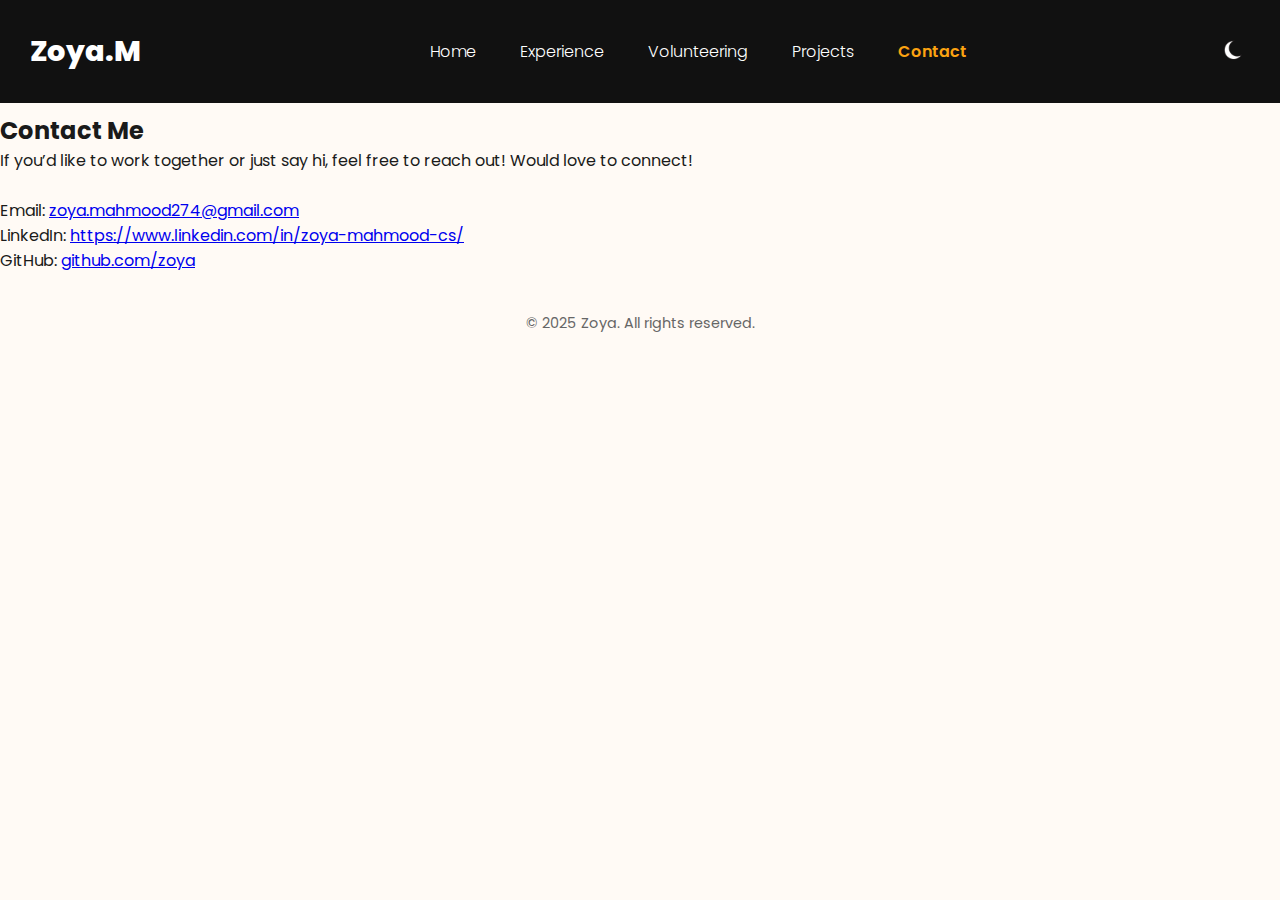
<file: contact.html>
<!DOCTYPE html>
<html lang="en">
<head>
  <meta charset="UTF-8" />
  <meta name="viewport" content="width=device-width, initial-scale=1.0" />
  <title>Contact - Zoya</title>
  <link href="https://fonts.googleapis.com/css2?family=Poppins:wght@300;600;800&display=swap" rel="stylesheet" />
  <link rel="stylesheet" href="styles/styles.css" />
</head>
<body>
  <header>
    <h1>Zoya.M</h1>
    <nav>
      <a href="index.html">Home</a>
      <a href="experience.html">Experience</a>
      <a href="volunteering.html">Volunteering</a>
      <a href="projects.html">Projects</a>
      <a href="contact.html" class="active">Contact</a>
    </nav>
    <button id="toggle-dark-mode" aria-label="Toggle dark mode">
      <img src="assets/moon-icon.png" alt="Dark mode toggle" class="dark-mode-icon" id="dark-mode-icon">
    </button>
  </header>

  <section class="content">
        <div class="section-intro">
    <h2>Contact Me</h2>
    </div>
    <p>If you’d like to work together or just say hi, feel free to reach out! Would love to connect!</p>
    <ul>
      <li><br>Email: <a href="mailto:zoya.mahmood274@gmail.com">zoya.mahmood274@gmail.com</a></li>
      <li>LinkedIn: <a href="https://www.linkedin.com/in/zoya-mahmood-cs/">https://www.linkedin.com/in/zoya-mahmood-cs/</a></li>
      <li>GitHub: <a href="https://github.com/zoyaxmah">github.com/zoya</a></li>
    </ul>
  </section>

  <footer>
    &copy; 2025 Zoya. All rights reserved.
    <script src="scripts/script.js"></script>
  </footer>
</body>
</html>
</file>
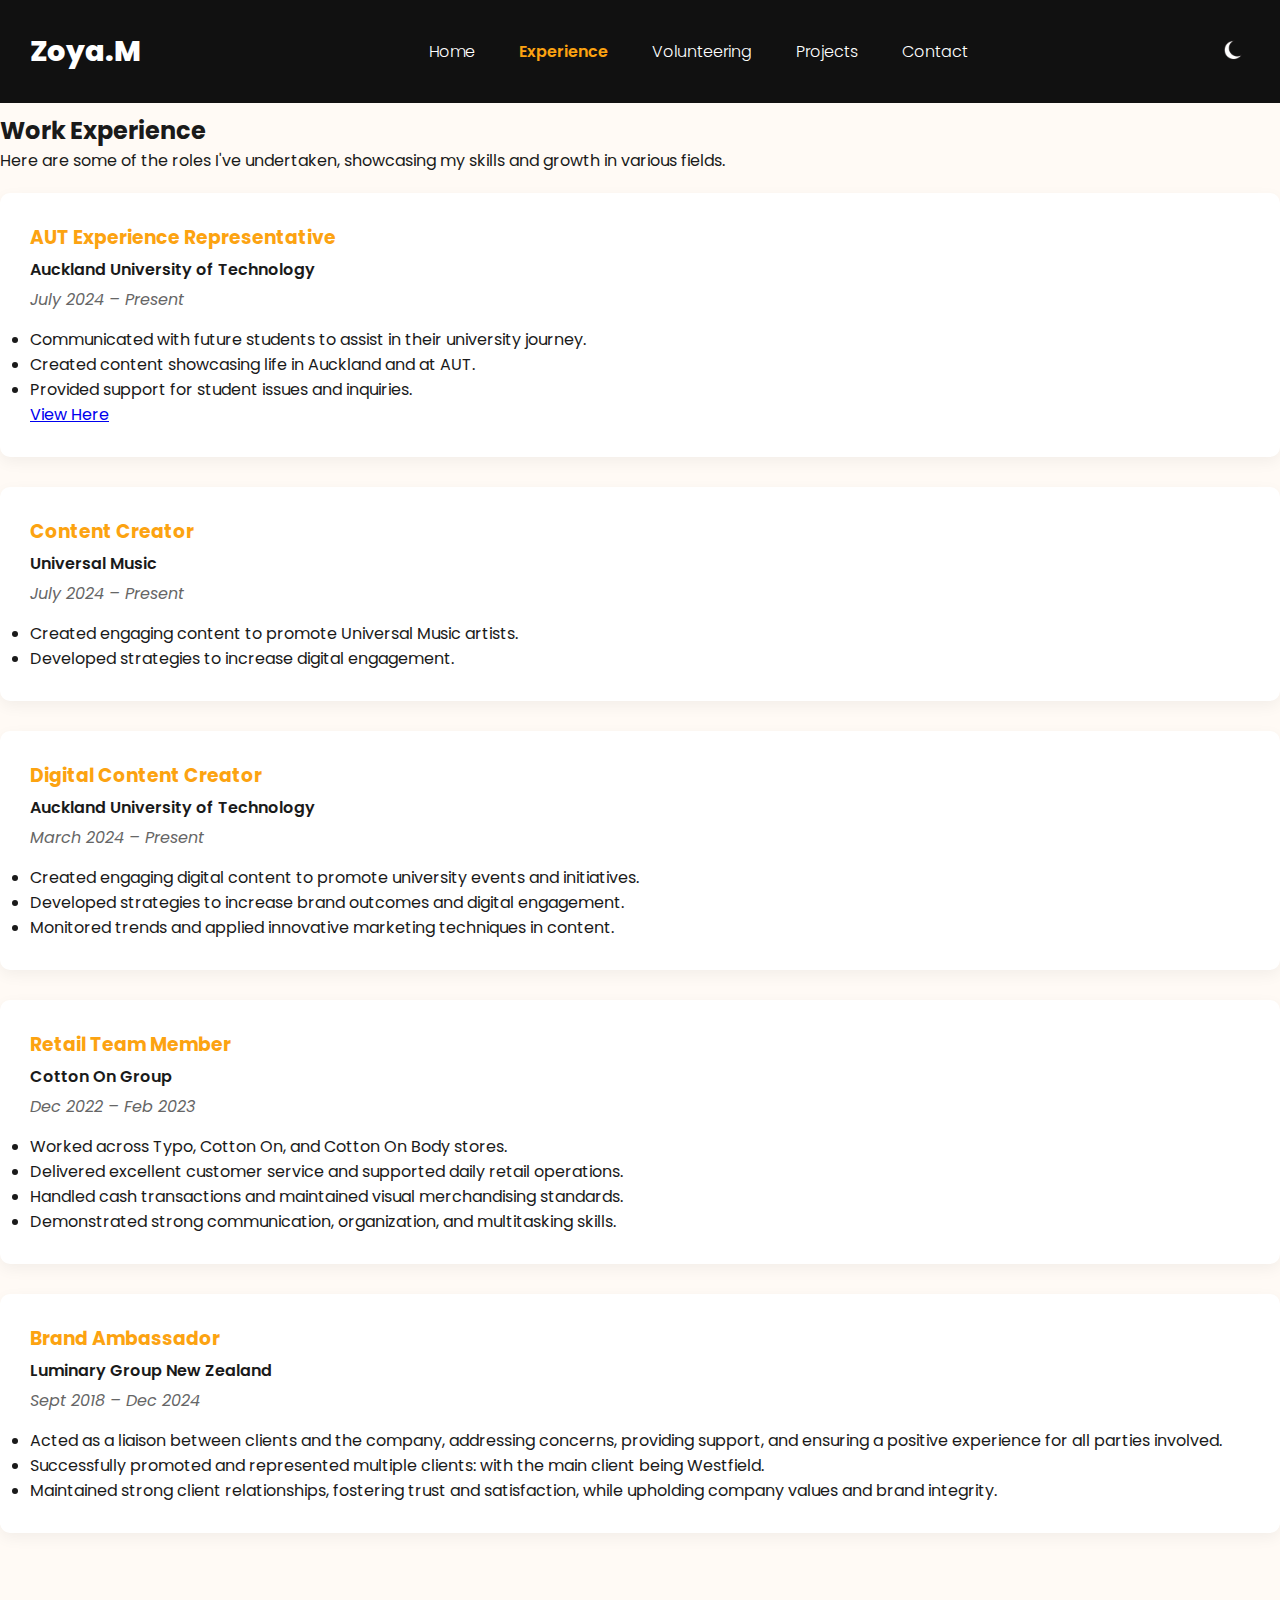
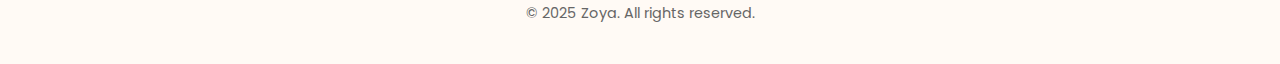
<file: experience.html>
<!DOCTYPE html>
<html lang="en">
<head>
  <meta charset="UTF-8" />
  <meta name="viewport" content="width=device-width, initial-scale=1.0" />
  <title>Experience - Zoya</title>
  <link href="https://fonts.googleapis.com/css2?family=Poppins:wght@300;600;800&display=swap" rel="stylesheet" />
  <link rel="stylesheet" href="styles/styles.css" />
</head>
<body>
  <header>
    <h1>Zoya.M</h1>
    <nav>
      <a href="index.html">Home</a>
      <a href="experience.html" class="active">Experience</a>
      <a href="volunteering.html">Volunteering</a>
      <a href="projects.html">Projects</a>
      <a href="contact.html">Contact</a>
    </nav>
    <button id="toggle-dark-mode" aria-label="Toggle dark mode">
      <img src="assets/moon-icon.png" alt="Dark mode toggle" class="dark-mode-icon" id="dark-mode-icon">
    </button>
  </header>

  <section class="content">
    <div class="section-intro">
    <h2>Work Experience</h2>
    <p>Here are some of the roles I've undertaken, showcasing my skills and growth in various fields.</p>
    </div>
    <div class="timeline">

      <div class="timeline-item">
        <h3>AUT Experience Representative</h3>
        <p class="company">Auckland University of Technology</p>
        <p class="date">July 2024 – Present</p>
        <ul>
          <li>Communicated with future students to assist in their university journey.</li>
          <li>Created content showcasing life in Auckland and at AUT.</li>
          <li>Provided support for student issues and inquiries.</li>
          <a href="https://www.aut.ac.nz/international/talk-to-an-aut-student?user_id=zoya-389167" target="_blank" rel="noopener noreferrer">View Here</a>


        </ul>
      </div>

      <div class="timeline-item">
        <h3>Content Creator</h3>
        <p class="company">Universal Music</p>
        <p class="date">July 2024 – Present</p>
        <ul>
          <li>Created engaging content to promote Universal Music artists.</li>
          <li>Developed strategies to increase digital engagement.</li>
        </ul>
      </div>

      <div class="timeline-item">
        <h3>Digital Content Creator</h3>
        <p class="company">Auckland University of Technology</p>
        <p class="date">March 2024 – Present</p>
        <ul>
          <li>Created engaging digital content to promote university events and initiatives.</li>
          <li>Developed strategies to increase brand outcomes and digital engagement.</li>
          <li>Monitored trends and applied innovative marketing techniques in content.</li>
        </ul>
      </div>

      <div class="timeline-item">
        <h3>Retail Team Member</h3>
        <p class="company">Cotton On Group</p>
        <p class="date">Dec 2022 – Feb 2023</p>
        <ul>
          <li>Worked across Typo, Cotton On, and Cotton On Body stores.</li>
          <li>Delivered excellent customer service and supported daily retail operations.</li>
          <li>Handled cash transactions and maintained visual merchandising standards.</li>
          <li>Demonstrated strong communication, organization, and multitasking skills.</li>
        </ul>
      </div>

      <div class="timeline-item">
        <h3>Brand Ambassador</h3>
        <p class="company">Luminary Group New Zealand</p>
        <p class="date">Sept 2018 – Dec 2024</p>
        <ul>
          <li>Acted as a liaison between clients and the company, addressing concerns, providing support, and ensuring a positive experience for all parties involved.</li>
          <li>Successfully promoted and represented multiple clients: with the main client being Westfield.</li>
          <li>Maintained strong client relationships, fostering trust and satisfaction, while upholding company values and brand integrity.</li>
        </ul>
      </div>

    </div>
  </section>


  <footer>
    &copy; 2025 Zoya. All rights reserved.
  </footer>
  <script src="scripts/script.js"></script>
</body>
</html>
</file>
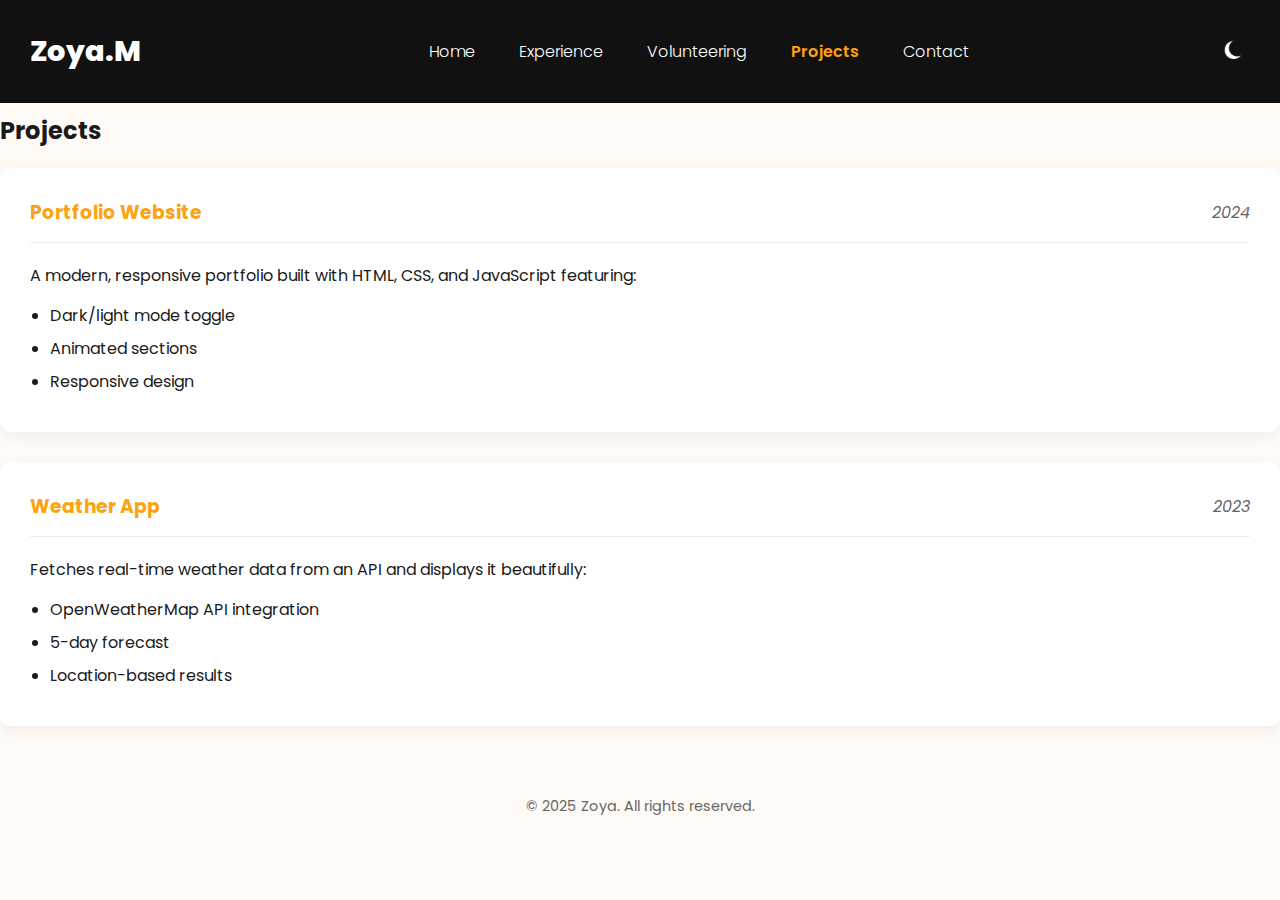
<file: projects.html>
<!DOCTYPE html>
<html lang="en">
<head>
  <meta charset="UTF-8" />
  <meta name="viewport" content="width=device-width, initial-scale=1.0" />
  <title>Projects - Zoya</title>
  <link href="https://fonts.googleapis.com/css2?family=Poppins:wght@300;600;800&display=swap" rel="stylesheet" />
  <link rel="stylesheet" href="styles/styles.css" />
</head>
<body>
  <header>
    <h1>Zoya.M</h1>
    <nav>
      <a href="index.html">Home</a>
      <a href="experience.html">Experience</a>
      <a href="volunteering.html">Volunteering</a>
      <a href="projects.html" class="active">Projects</a>
      <a href="contact.html">Contact</a>
    </nav>
    <button id="toggle-dark-mode" aria-label="Toggle dark mode">
      <img src="assets/moon-icon.png" alt="Dark mode toggle" class="dark-mode-icon" id="dark-mode-icon">
    </button>
  </header>

  <section class="content">
        <div class="section-intro">
    <h2>Projects</h2>
    </div>
    <div class="projects-container">
      <div class="project-card">
        <div class="project-header">
          <h3>Portfolio Website</h3>
          <p class="project-date">2024</p>
        </div>
        <div class="project-content">
          <p>A modern, responsive portfolio built with HTML, CSS, and JavaScript featuring:</p>
          <ul>
            <li>Dark/light mode toggle</li>
            <li>Animated sections</li>
            <li>Responsive design</li>
          </ul>
        </div>
      </div>

      <div class="project-card">
        <div class="project-header">
          <h3>Weather App</h3>
          <p class="project-date">2023</p>
        </div>
        <div class="project-content">
          <p>Fetches real-time weather data from an API and displays it beautifully:</p>
          <ul>
            <li>OpenWeatherMap API integration</li>
            <li>5-day forecast</li>
            <li>Location-based results</li>
          </ul>
        </div>
      </div>
    </div>
  </section>

  <footer>
    &copy; 2025 Zoya. All rights reserved.
  </footer>
  <script src="scripts/script.js"></script>
</body>
</html>
</file>
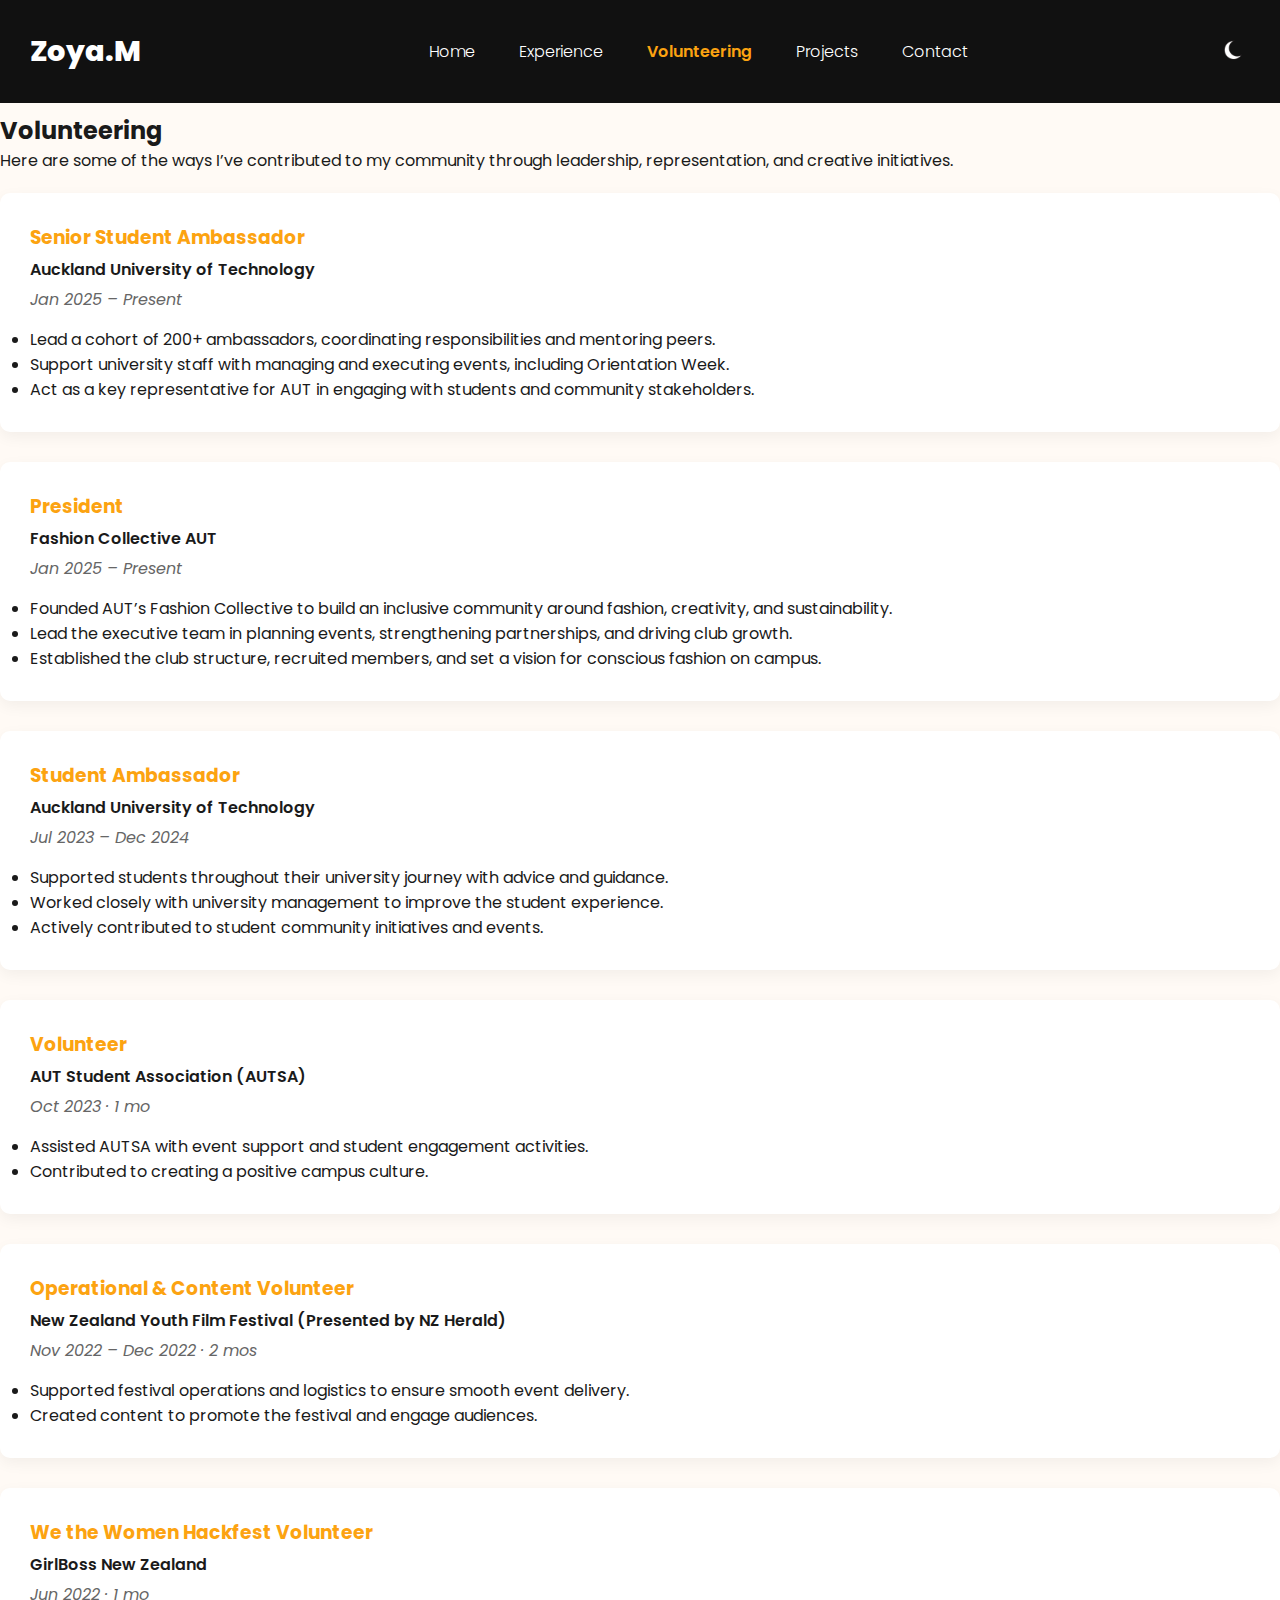
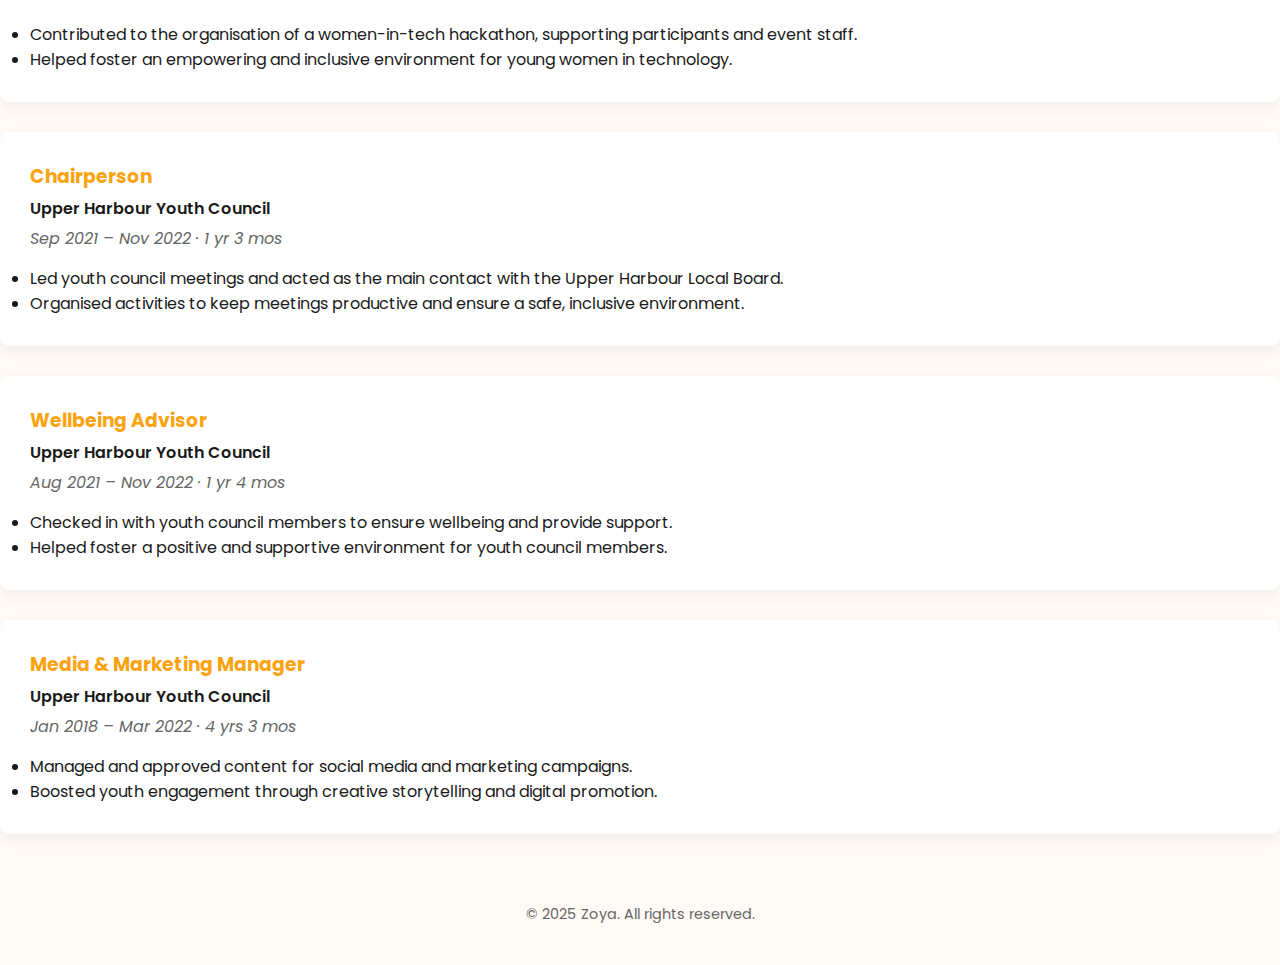
<file: volunteering.html>
<!DOCTYPE html>
<html lang="en">
<head>
  <meta charset="UTF-8" />
  <meta name="viewport" content="width=device-width, initial-scale=1.0" />
  <title>Volunteering - Zoya</title>
  <link href="https://fonts.googleapis.com/css2?family=Poppins:wght@300;600;800&display=swap" rel="stylesheet" />
  <link rel="stylesheet" href="styles/styles.css" />
</head>
<body>
  <header>
    <h1>Zoya.M</h1>
    <nav>
      <a href="index.html">Home</a>
      <a href="experience.html">Experience</a>
      <a href="volunteering.html" class="active">Volunteering</a>
      <a href="projects.html">Projects</a>
      <a href="contact.html">Contact</a>
    </nav>
    <button id="toggle-dark-mode" aria-label="Toggle dark mode">
      <img src="assets/moon-icon.png" alt="Dark mode toggle" class="dark-mode-icon" id="dark-mode-icon">
    </button>
  </header>

  <section class="content">
    <div class="section-intro">
      <h2>Volunteering</h2>
      <p>Here are some of the ways I’ve contributed to my community through leadership, representation, and creative initiatives.</p>
    </div>

    <div class="timeline">

      <div class="timeline-item">
        <h3>Senior Student Ambassador</h3>
        <p class="company">Auckland University of Technology</p>
        <p class="date">Jan 2025 – Present</p>
        <ul>
          <li>Lead a cohort of 200+ ambassadors, coordinating responsibilities and mentoring peers.</li>
          <li>Support university staff with managing and executing events, including Orientation Week.</li>
          <li>Act as a key representative for AUT in engaging with students and community stakeholders.</li>
        </ul>
      </div>

      <div class="timeline-item">
        <h3>President</h3>
        <p class="company">Fashion Collective AUT</p>
        <p class="date">Jan 2025 – Present</p>
        <ul>
          <li>Founded AUT’s Fashion Collective to build an inclusive community around fashion, creativity, and sustainability.</li>
          <li>Lead the executive team in planning events, strengthening partnerships, and driving club growth.</li>
          <li>Established the club structure, recruited members, and set a vision for conscious fashion on campus.</li>
        </ul>
      </div>

      <div class="timeline-item">
        <h3>Student Ambassador</h3>
        <p class="company">Auckland University of Technology</p>
        <p class="date">Jul 2023 – Dec 2024</p>
        <ul>
          <li>Supported students throughout their university journey with advice and guidance.</li>
          <li>Worked closely with university management to improve the student experience.</li>
          <li>Actively contributed to student community initiatives and events.</li>
        </ul>
      </div>

      <div class="timeline-item">
        <h3>Volunteer</h3>
        <p class="company">AUT Student Association (AUTSA)</p>
        <p class="date">Oct 2023 · 1 mo</p>
        <ul>
          <li>Assisted AUTSA with event support and student engagement activities.</li>
          <li>Contributed to creating a positive campus culture.</li>
        </ul>
      </div>

      <div class="timeline-item">
        <h3>Operational & Content Volunteer</h3>
        <p class="company">New Zealand Youth Film Festival (Presented by NZ Herald)</p>
        <p class="date">Nov 2022 – Dec 2022 · 2 mos</p>
        <ul>
          <li>Supported festival operations and logistics to ensure smooth event delivery.</li>
          <li>Created content to promote the festival and engage audiences.</li>
        </ul>
      </div>

      <div class="timeline-item">
        <h3>We the Women Hackfest Volunteer</h3>
        <p class="company">GirlBoss New Zealand</p>
        <p class="date">Jun 2022 · 1 mo</p>
        <ul>
          <li>Contributed to the organisation of a women-in-tech hackathon, supporting participants and event staff.</li>
          <li>Helped foster an empowering and inclusive environment for young women in technology.</li>
        </ul>
      </div>

      <div class="timeline-item">
        <h3>Chairperson</h3>
        <p class="company">Upper Harbour Youth Council</p>
        <p class="date">Sep 2021 – Nov 2022 · 1 yr 3 mos</p>
        <ul>
          <li>Led youth council meetings and acted as the main contact with the Upper Harbour Local Board.</li>
          <li>Organised activities to keep meetings productive and ensure a safe, inclusive environment.</li>
        </ul>
      </div>

      <div class="timeline-item">
        <h3>Wellbeing Advisor</h3>
        <p class="company">Upper Harbour Youth Council</p>
        <p class="date">Aug 2021 – Nov 2022 · 1 yr 4 mos</p>
        <ul>
          <li>Checked in with youth council members to ensure wellbeing and provide support.</li>
          <li>Helped foster a positive and supportive environment for youth council members.</li>
        </ul>
      </div>

      <div class="timeline-item">
        <h3>Media & Marketing Manager</h3>
        <p class="company">Upper Harbour Youth Council</p>
        <p class="date">Jan 2018 – Mar 2022 · 4 yrs 3 mos</p>
        <ul>
          <li>Managed and approved content for social media and marketing campaigns.</li>
          <li>Boosted youth engagement through creative storytelling and digital promotion.</li>
        </ul>
      </div>

    </div>
  </section>

  <footer>
    &copy; 2025 Zoya. All rights reserved.
  </footer>
  <script src="scripts/script.js"></script>
</body>
</html>
</file>
<file: styles/styles.css>
* {
  margin: 0;
  padding: 0;
  box-sizing: border-box;
}

body {
  font-family: 'Poppins', sans-serif;
  background-color: #fffaf5;
  color: #1a1a1a;
}

/* Header Styles */
header {
  background-color: #111;
  color: #fff;
  display: flex;
  justify-content: space-between;
  align-items: center;
  padding: 30px;
}

header h1 {
  font-weight: 800;
  font-size: 1.8rem;
}

nav a {
  margin-left: 40px;
  text-decoration: none;
  color: #fff;
  font-weight: 300;
  position: relative;
}

nav a:hover::after {
  content: '';
  position: absolute;
  left: 0;
  bottom: -4px;
  width: 100%;
  height: 2px;
  background-color: #fca311;
}

/* Hero Section */
.hero {
  display: flex;
  align-items: center;
  justify-content: center;
  padding: 80px 60px;
  background-color: #fffaf5;
}

.hero img {
  max-width: 400px;
  border-radius: 20px;
  margin-right: 60px;
  box-shadow: 0 10px 25px rgba(0,0,0,0.1);
}

.hero-text h2 {
  font-size: 2.5rem;
  font-weight: 800;
  color: #1a1a1a;
}

.hero-text h2 span {
  color: #fca311;
}

.hero-text p {
  margin-top: 20px;
  font-size: 1rem;
  font-weight: 300;
  color: #444;
  max-width: 800px;
}

/* About Section */
.about {
  padding: 30px 60px;
  background-color: #fff;
}

/* Technical Skills Section */
.skills {
  padding: 30px 60px;
  background-color: #f8f8f8;
}

.skills-grid {
  display: grid;
  grid-template-columns: repeat(auto-fit, minmax(250px, 1fr));
  gap: 30px;
  margin-top: 40px;
}

.skill-item {
  background: white;
  padding: 30px;
  border-radius: 10px;
  box-shadow: 0 5px 15px rgba(0,0,0,0.05);
  text-align: center;
  transition: transform 0.3s ease;
}

.skill-item:hover {
  transform: translateY(-10px);
}

.skill-item i {
  font-size: 3rem;
  color: #fca311;
  margin-bottom: 20px;
}

.skill-item h3 {
  margin: 10px 0;
  font-weight: 600;
}

.skill-icon {
  height: 60px;
  width: auto;
  margin-bottom: 10px;
  object-fit: contain;
}

/* Soft Skills Section - Horizontal Scroll */
.soft-skills {
  padding: 30px 60px;
  background-color: #fffaf5;
}

.soft-skills-scroller {
  position: relative;
}

#soft-skills-grid {
  display: flex;
  gap: 20px;
  margin-top: 40px;
  overflow-x: auto;
  padding: 10px 10px 20px;
  scroll-snap-type: x mandatory;
  scroll-behavior: smooth;
  -webkit-overflow-scrolling: touch;
}

#soft-skills-grid .skill-item {
  flex: 0 0 clamp(260px, 35vw, 340px); /* fixed width similar to technical skills */
  scroll-snap-align: start;
}

/* Hide scrollbar */
#soft-skills-grid::-webkit-scrollbar {
  display: none;
}
#soft-skills-grid {
  -ms-overflow-style: none;
  scrollbar-width: none;
}

/* Arrows */
.ss-arrow {
  position: absolute;
  top: 50%;
  transform: translateY(-50%);
  border: none;
  background: rgba(17, 17, 17, 0.8);
  color: #fff;
  width: 28px;
  height: 28px;
  border-radius: 50%;
  cursor: pointer;
  font-size: 16px;
  line-height: 28px;
  text-align: center;
  box-shadow: 0 3px 8px rgba(0,0,0,0.15);
  transition: transform 0.2s ease, opacity 0.2s ease, background 0.2s ease;
  opacity: 0.9;
  z-index: 2;
}

.ss-arrow:hover { transform: translateY(-50%) scale(1.1); }
.ss-arrow.left  { left: 8px; }
.ss-arrow.right { right: 8px; }


/* Certifications Section */
.certifications {
  padding: 30px 60px;
  background-color: #f8f8f8;
}

.certifications .skills-grid {
  display: grid;
  grid-template-columns: repeat(auto-fit, minmax(250px, 1fr));
  gap: 30px;
  margin-top: 40px;
}

.certifications .skill-item {
  background: white;
  padding: 30px;
  border-radius: 10px;
  box-shadow: 0 5px 15px rgba(0,0,0,0.05);
  text-align: center;
  transition: transform 0.3s ease;
}

.certifications .skill-item:hover {
  transform: translateY(-10px);
}

.certifications .skill-item h3 {
  margin: 10px 0;
  font-weight: 600;
  color: #1a1a1a;
}

/* Experience/Timeline Styles */
.timeline {
  margin-top: 20px;
}

.timeline-item {
  background: white;
  padding: 30px;
  border-radius: 10px;
  box-shadow: 0 5px 15px rgba(0,0,0,0.05);
  margin-bottom: 30px;
}

.timeline-item h3 {
  color: #fca311;
}

.company {
  font-weight: 600;
  margin: 5px 0;
}

.date {
  color: #666;
  font-style: italic;
  margin-bottom: 15px;
}

/* Footer Styles */
footer {
  text-align: center;
  padding: 40px 20px;
  font-size: 0.9rem;
  color: #666;
}

/* Dark Mode Styles */
body.dark-mode {
  background-color: #121212;
  color: #f1f1f1;
}

body.dark-mode .hero {
  background-color: #1e1e1e;
}

body.dark-mode .about,
body.dark-mode .skills,
body.dark-mode .soft-skills,
body.dark-mode .certifications,
body.dark-mode .content {
  background-color: #1e1e1e;
  color: #f1f1f1;
}

body.dark-mode .skill-item,
body.dark-mode .timeline-item {
  background-color: #2d2d2d;
  color: #f1f1f1;
}

body.dark-mode .hero-text h2,
body.dark-mode .hero-text p {
  color: #f1f1f1;
}

body.dark-mode footer {
  color: #aaa;
}

body.dark-mode .ss-arrow {
  background: rgba(255,255,255,0.15);
  color: #f1f1f1;
}

/* Projects Section Styles */
.projects-container {
  margin-top: 20px;
}

.project-card {
  background: white;
  padding: 30px;
  border-radius: 10px;
  box-shadow: 0 5px 15px rgba(0,0,0,0.05);
  margin-bottom: 30px;
  transition: transform 0.3s ease;
}

.project-card:hover {
  transform: translateY(-5px);
}

.project-header {
  display: flex;
  justify-content: space-between;
  align-items: center;
  margin-bottom: 20px;
  border-bottom: 1px solid #eee;
  padding-bottom: 15px;
}

.project-header h3 {
  color: #fca311;
  margin: 0;
}

.project-date {
  color: #666;
  font-style: italic;
  margin: 0;
}

.project-content ul {
  margin-top: 15px;
  padding-left: 20px;
}

.project-content li {
  margin-bottom: 8px;
}

/* Dark mode styles for projects */
body.dark-mode .project-card {
  background-color: #2d2d2d;
  color: #f1f1f1;
}

body.dark-mode .project-header {
  border-bottom-color: #444;
}

body.dark-mode .project-date {
  color: #aaa;
}

.section-intro {
  padding-top: 10px;
}

/* Active Navigation Link */
nav a.active {
  color: #fca311;
  font-weight: 600;
}

#toggle-dark-mode {
  background: none;
  border: none;
  cursor: pointer;
  padding: 5px;
}

.dark-mode-icon {
  width: 24px;
  height: 24px;
  transition: transform 0.3s ease;
}

#toggle-dark-mode:hover .dark-mode-icon {
  transform: scale(1.1);
}
</file>
